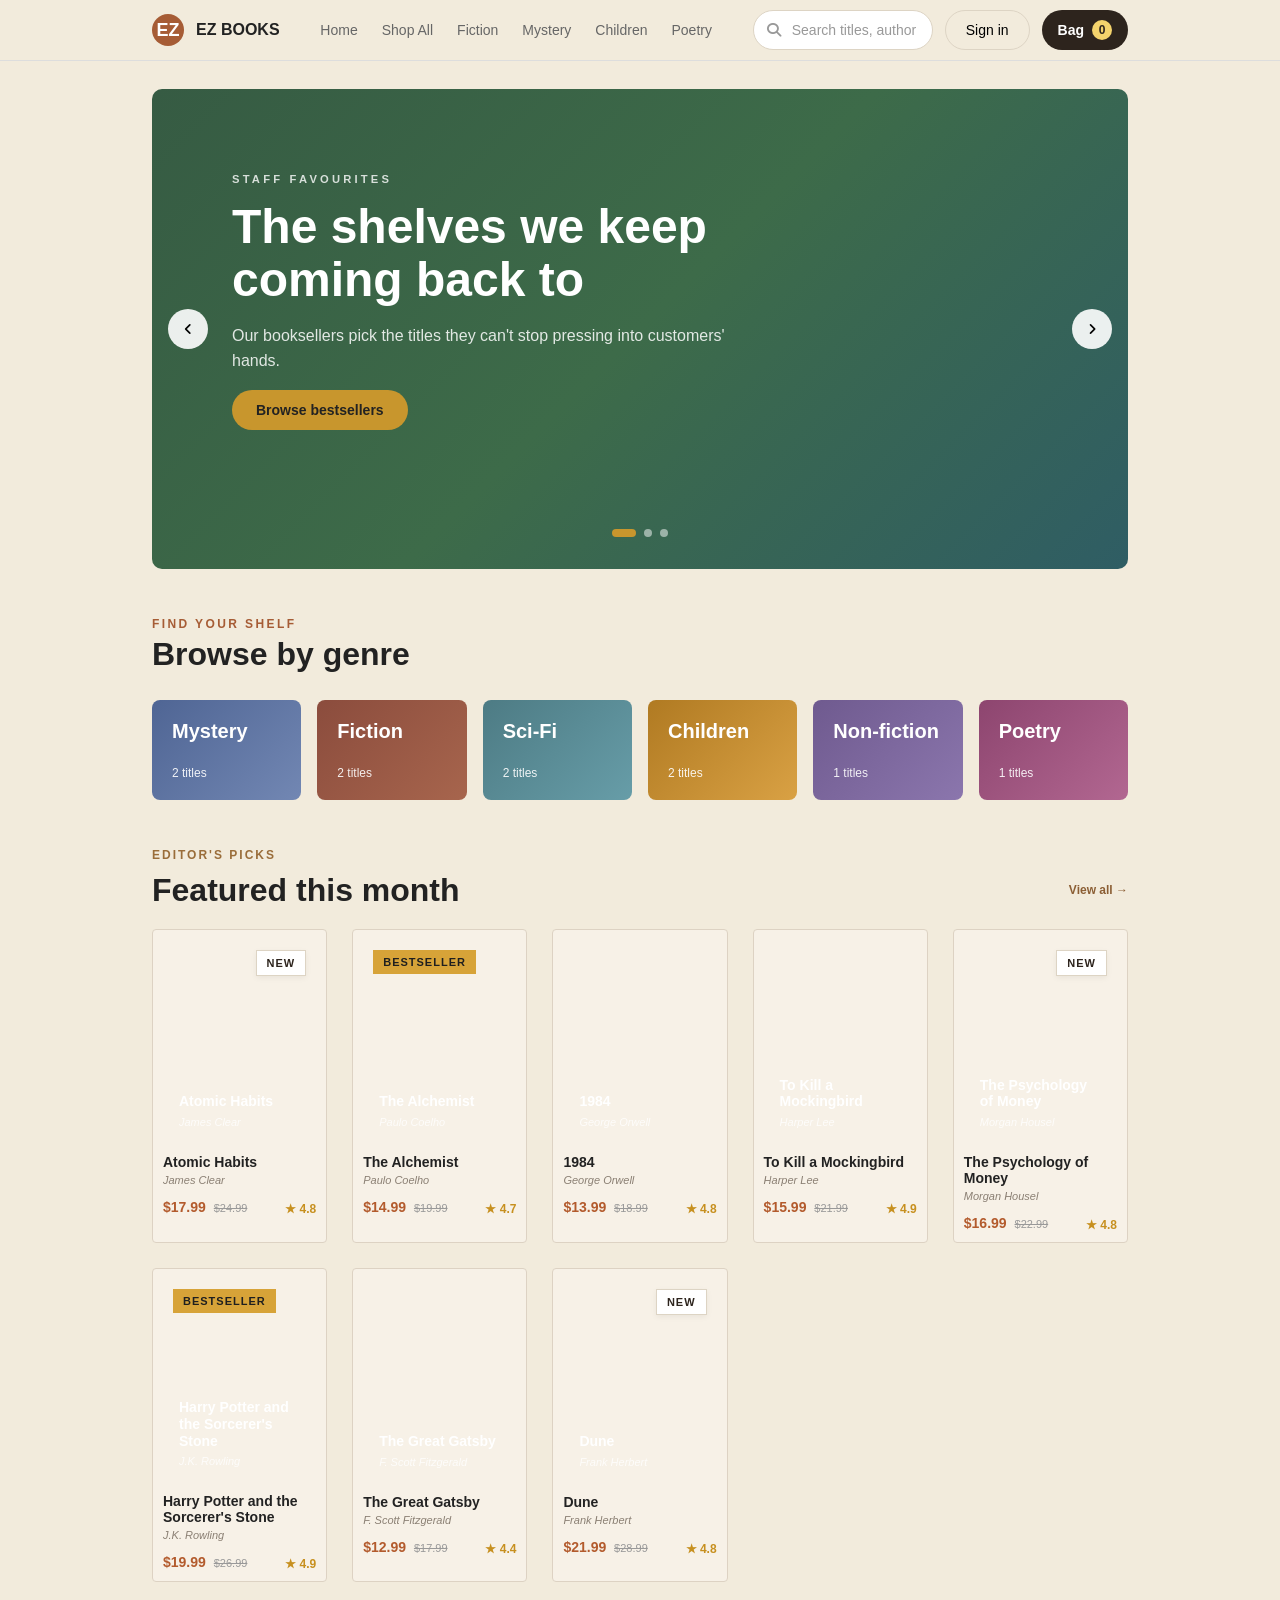
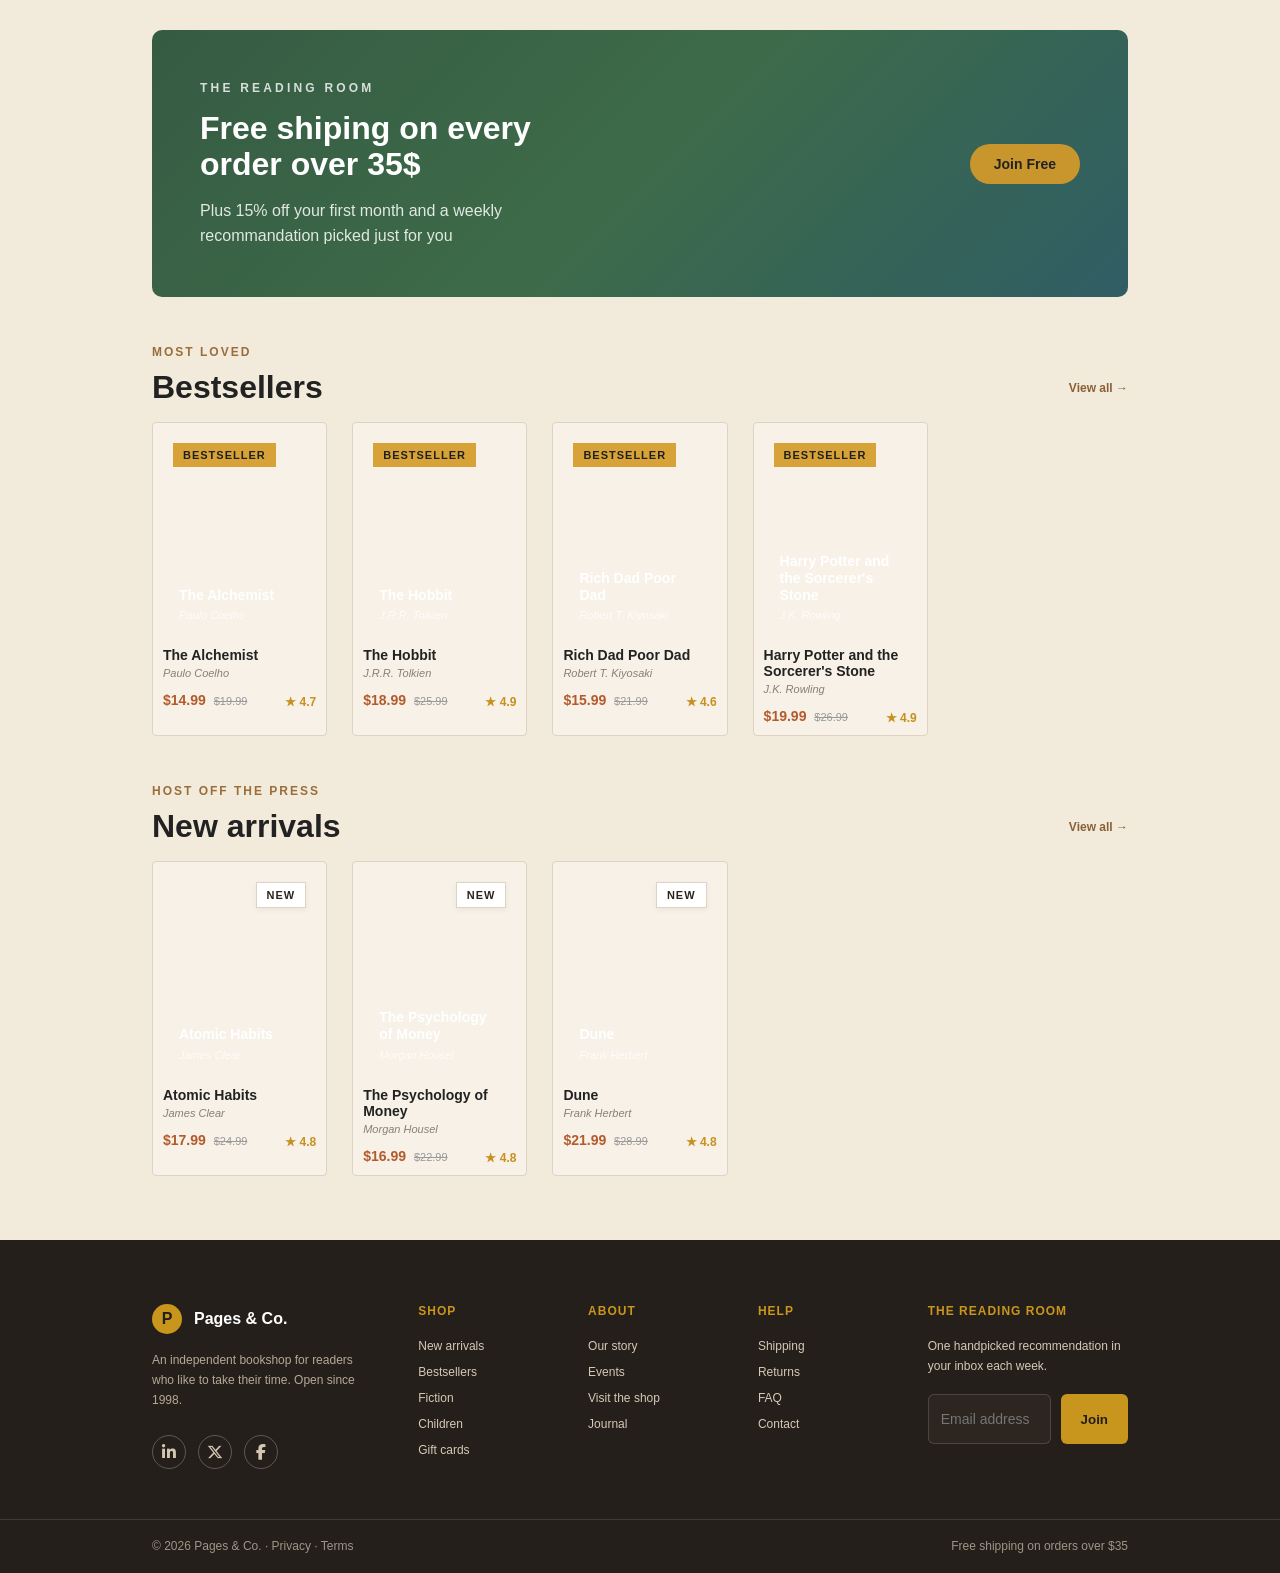
<file: index.html>
<!DOCTYPE html>
<html lang="en">

<head>
    <meta charset="UTF-8">
    <meta name="viewport" content="width=device-width, initial-scale=1.0">
    <title>Book Store EZ Game</title>
    <link rel="stylesheet" href="/css/base/global.css">
    <link rel="stylesheet" href="/css/base/reset.css">
    <link rel="stylesheet" href="/css/base/variables.css">
    <link rel="stylesheet" href="css/components/navbar.css">
    <link rel="stylesheet" href="css/pages/home.css">
    <link rel="stylesheet" href="/css/components/modal.css">
    <link rel="stylesheet" href="https://cdnjs.cloudflare.com/ajax/libs/font-awesome/6.7.2/css/all.min.css">
    <link rel="stylesheet" href="css/components/footer.css">
    <link rel="stylesheet" href="/css/components/book-card.css">

</head>

<body>
    <!-- header -->
    <header class="header">
        <div class="container">
            <!-- Logo -->
            <a href="/index.html" class="logo">
                <div class="logo-icon">EZ</div>
                <span>EZ BOOKS</span>
            </a>

            <button class="nav-toggle" type="button" aria-label="Open menu" aria-expanded="false"
                aria-controls="primary-nav">
                <i class="fa-solid fa-bars"></i>
            </button>

            <!-- Navigation -->
            <nav class="nav" id="primary-nav">
                <a href="/index.html">Home</a>
                <a href="/pages/books.html">Shop All</a>
                <a href="/pages/books.html?genre=fiction">Fiction</a>
                <a href="/pages/books.html?genre=mystery">Mystery</a>
                <a href="/pages/books.html?genre=children">Children</a>
                <a href="/pages/books.html?genre=poetry">Poetry</a>
            </nav>

            <!-- Right Side -->
            <div class="header-actions">
                <div class="search-box">
                    <i class="fa-solid fa-magnifying-glass"></i>
                    <input type="text" placeholder="Search titles, authors..." />
                </div>

                <button class="btn-signin">
                    Sign in
                </button>

                <a href="/pages/checkout.html" class="btn-cart">
                    Bag
                    <span class="cart-count">0</span>
                </a>
            </div>
        </div>
    </header>
    <!-- main -->
    <main>
        <!-- hero -->
        <section class="hero">
            <div class="container">
                <div class="hero-slider">

                    <button class="hero-slider__prev">
                        <i class="fa-solid fa-angle-left"></i>
                    </button>

                    <div id="heroContent"></div>

                    <button class="hero-slider__next">
                        <i class="fa-solid fa-angle-right"></i>
                    </button>

                    <div class="hero-pagination" id="heroPagination"></div>

                </div>

            </div>
        </section>

        <!-- genres -->
        <section class="genres">
            <div class="container">

                <span class="genres-subtitle">
                    FIND YOUR SHELF
                </span>

                <h2 class="genres-title">
                    Browse by genre
                </h2>

                <div class="genres-grid" id="genresGrid">



                </div>

            </div>
        </section>
        <!-- feature -->
        <section class="featured-books">
            <div class="container">

                <div class="featured-header">
                    <span class="featured-subtitle">
                        EDITOR'S PICKS
                    </span>
                    <div class="featured-view">


                        <h2 class="featured-title">
                            Featured this month
                        </h2>

                        <a href="/pages/books.html" class="featured-link">
                            View all →
                        </a>
                    </div>

                </div>

                <div class="featured-grid" id="featuredGrid">
                    <!-- THEM DANH SACH BOOK LA FEATURED CUA THANG -->
                </div>

            </div>
        </section>

        <!-- promotion -->
        <section class="promotion">
            <div class="container">
                <div class="promotion-slider">
                    <!-- Content -->
                    <div class="promotion-content">
                        <span class="promotion-subtitle">
                            THE READING ROOM
                        </span>
                        <h1 class="promotion-title">
                            Free shiping on every order over 35$
                        </h1>

                        <p class="promotion-description">
                            Plus 15% off your first month and a weekly recommandation picked just for you
                        </p>
                    </div>
                    <a href="/pages/books.html" class="promotion-btn">
                        Join Free
                    </a>
                </div>

            </div>
        </section>
        <!-- Bestseller -->
        <section class="bestsellers">
            <div class="container">

                <div class="bestsellers-header">
                    <span class="bestsellers-subtitle">
                        MOST LOVED
                    </span>
                    <div class="bestsellers-view">


                        <h2 class="bestsellers-title">
                            Bestsellers
                        </h2>

                        <a href="/pages/books.html" class="bestsellers-link">
                            View all →
                        </a>
                    </div>

                </div>

                <div class="bestsellers-grid" id="bestsellersGrid">





                </div>

            </div>
        </section>

        <!-- New Arrivals -->

        <section class="arrivals">
            <div class="container">

                <div class="arrivals-header">
                    <span class="arrivals-subtitle">
                        HOST OFF THE PRESS
                    </span>
                    <div class="arrivals-view">


                        <h2 class="arrivals-title">
                            New arrivals
                        </h2>

                        <a href="/pages/books.html" class="arrivals-link">
                            View all →
                        </a>
                    </div>

                </div>
                <!-- SAN PHAM MOI -->
                <div class="arrivals-grid" id="arrivalsGrid">
                </div>

            </div>
        </section>

    </main>

    <!-- footer -->

    <footer class="footer">
        <div class="container">
            <div class="footer-container">

                <!-- LOGO -->
                <div>
                    <div class="footer-logo">
                        <div class="logo-circle">P</div>
                        <div class="brand">Pages & Co.</div>
                    </div>

                    <p class="footer-about">
                        An independent bookshop for readers who like to take their time.
                        Open since 1998.
                    </p>

                    <div class="socials">
                        <a href="https://www.linkedin.com" target="_blank" rel="noopener noreferrer"><i
                                class="fab fa-linkedin-in"></i></a>
                        <a href="https://x.com" target="_blank" rel="noopener noreferrer"><i
                                class="fa-brands fa-x-twitter"></i></a>
                        <a href="https://www.facebook.com" target="_blank" rel="noopener noreferrer"><i
                                class="fab fa-facebook-f"></i></a>
                    </div>
                </div>

                <!-- SHOP -->
                <div>
                    <h4 class="footer-title">Shop</h4>
                    <ul class="footer-links">
                        <li><a href="/pages/books.html?sort=new">New arrivals</a></li>
                        <li><a href="/pages/books.html?sort=bestsellers">Bestsellers</a></li>
                        <li><a href="/pages/books.html?genre=fiction">Fiction</a></li>
                        <li><a href="/pages/books.html?genre=children">Children</a></li>
                        <li><a href="/pages/books.html">Gift cards</a></li>
                    </ul>
                </div>

                <!-- ABOUT -->
                <div>
                    <h4 class="footer-title">About</h4>
                    <ul class="footer-links">
                        <li><a href="/index.html">Our story</a></li>
                        <li><a href="/index.html">Events</a></li>
                        <li><a href="/index.html">Visit the shop</a></li>
                        <li><a href="/index.html">Journal</a></li>
                    </ul>
                </div>

                <!-- HELP -->
                <div>
                    <h4 class="footer-title">Help</h4>
                    <ul class="footer-links">
                        <li><a href="/pages/checkout.html">Shipping</a></li>
                        <li><a href="/pages/checkout.html">Returns</a></li>
                        <li><a href="/index.html">FAQ</a></li>
                        <li><a href="/index.html">Contact</a></li>
                    </ul>
                </div>

                <!-- READING ROOM -->
                <div>
                    <h4 class="footer-title">The Reading Room</h4>
                    <p class="newsletter-text">
                        One handpicked recommendation in your inbox each week.
                    </p>

                    <form class="newsletter-form">
                        <input type="email" placeholder="Email address">
                        <button>Join</button>
                    </form>
                </div>

            </div>

            <!-- BOTTOM FOOTER -->
            <div class="footer-bottom">
                <div>
                    © 2026 Pages & Co. ·
                    <a href="/index.html">Privacy</a> ·
                    <a href="/index.html">Terms</a>
                </div>
                <div class="devide"></div>
                <div>
                    Free shipping on orders over $35
                </div>
            </div>
        </div>

    </footer>


    <!--modal form login -->
    <div class="overlay" id="loginModal">
        <div class="modal">
            <button class="close-btn">
                <i class="fa-solid fa-xmark"></i>
            </button>

            <div class="avatar">
                P
            </div>

            <h1>Welcome back</h1>
            <p class="subtitle">
                Sign in to access your bag, orders and wishlist.
            </p>

            <form  id="loginForm">
                <div class="form-group">
                    <label>EMAIL</label>
                    <input type="text" id="email" placeholder="you@example.com">
                </div>

                <div class="form-group">
                    <label>PASSWORD</label>
                    <input type="password" id="password" placeholder="••••••••">
                </div>

                <button type="submit" class="signin-btn">
                    Sign in
                </button>
            </form>

            <p class="register">
                New here?
                <a href="#">Create an account</a>
            </p>
        </div>
    </div>



    <!-- script -->
    <script src="/js/cart.js"></script>
    <script src="/js/main.js"></script>
    <script src="/js/navbar.js"></script>
    <script src="/js/components/hero.js"></script>
    <script src="/js/components/modal.js"></script>
</body>

</html>
</file>
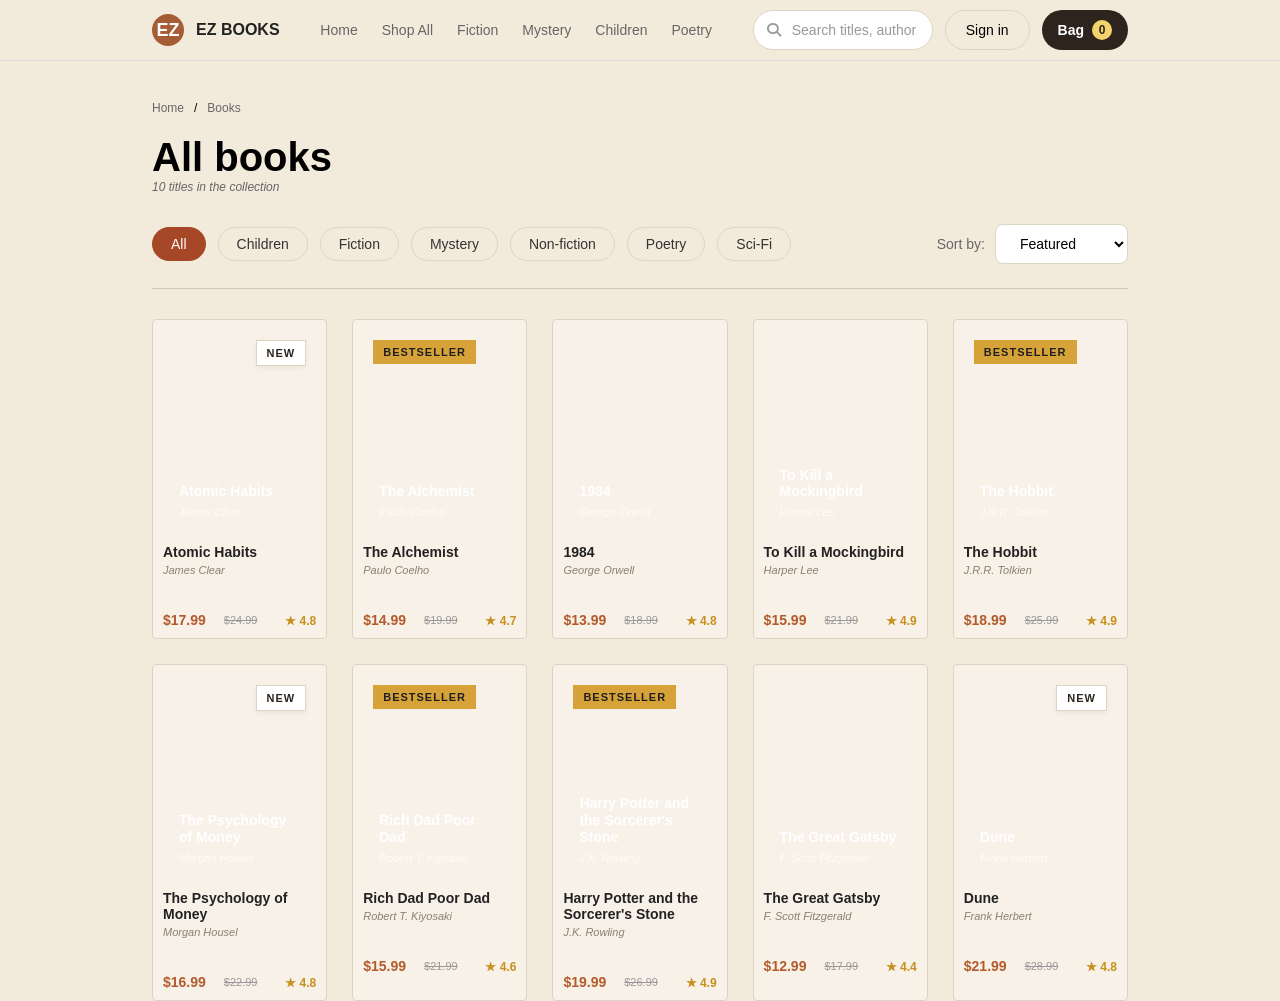
<file: pages/books.html>
<!DOCTYPE html>
<html lang="en">

<head>
    <meta charset="UTF-8">
    <meta name="viewport" content="width=device-width, initial-scale=1.0">
    <title>All Book</title>
    <link rel="stylesheet" href="/css/base/global.css">
    <link rel="stylesheet" href="/css/base/reset.css">
    <link rel="stylesheet" href="/css/base/variables.css">
    <link rel="stylesheet" href="/css/components/navbar.css">
    <link rel="stylesheet" href="/css/pages/detail.css">
    <link rel="stylesheet" href="/css/components/book-card.css">
    <link rel="stylesheet" href="/css/components/footer.css">
    <link rel="stylesheet" href="/css/pages/books.css">
    <link rel="stylesheet" href="https://cdnjs.cloudflare.com/ajax/libs/font-awesome/6.7.2/css/all.min.css">
</head>

<body>

    <!-- Header -->

    <header class="header">
        <div class="container">
            <!-- Logo -->
            <a href="/index.html" class="logo">
                <div class="logo-icon">EZ</div>
                <span>EZ BOOKS</span>
            </a>

            <button class="nav-toggle" type="button" aria-label="Open menu" aria-expanded="false"
                aria-controls="primary-nav">
                <i class="fa-solid fa-bars"></i>
            </button>

            <!-- Navigation -->
            <nav class="nav" id="primary-nav">
                <a href="/index.html">Home</a>
                <a href="/pages/books.html">Shop All</a>
                <a href="/pages/books.html?genre=fiction">Fiction</a>
                <a href="/pages/books.html?genre=mystery">Mystery</a>
                <a href="/pages/books.html?genre=children">Children</a>
                <a href="/pages/books.html?genre=poetry">Poetry</a>
            </nav>

            <!-- Right Side -->
            <div class="header-actions">
                <div class="search-box">
                    <i class="fa-solid fa-magnifying-glass"></i>
                    <input type="text" placeholder="Search titles, authors..." />
                </div>

                <button class="btn-signin">
                    Sign in
                </button>

                <a href="/pages/checkout.html" class="btn-cart">
                    Bag
                    <span class="cart-count">0</span>
                </a>
            </div>
        </div>
    </header>

    <main>
        <section class="books">
            <div class="container">
                <!-- Breadcrumb -->
                <div class="breadcrumb">
                    <a href="/index.html">Home</a>
                    <span>/</span>
                    <a href="/pages/books.html">Books</a>

                </div>

                <h1 class="title">All books</h1>
                <p class="title-bottom" id="collectionCount"></p>

                <div class="book-filter">
                    <ul class="option-title" id="categoryFilter">
                        
                    </ul>

                    <form class="sort-form">
                        <label for="cars">Sort by:</label>
                        <select id="sortBooks">
                            <option value="featured">Featured</option>
                            <option value="bestsellers">
                               Bestseller
                            </option>
                            <option value="new">
                                New Books
                            </option>
                            <option value="rating">
                                Top Rated
                            </option>
                        </select>
                    </form>
                </div>

                <div class="books-grid" id="booksGrid">
                    <!-- lay danh sach book và sẽ thay doi theo các sellect như all, fiction, mystery,... -->

                </div>
            </div>



        </section>
    </main>
    <script src="/js/cart.js"></script>
    <script src="/js/navbar.js"></script>
    <script src="/js/main.js"></script>
    <script src="/js/books.js"></script>
</body>

</html>
</file>
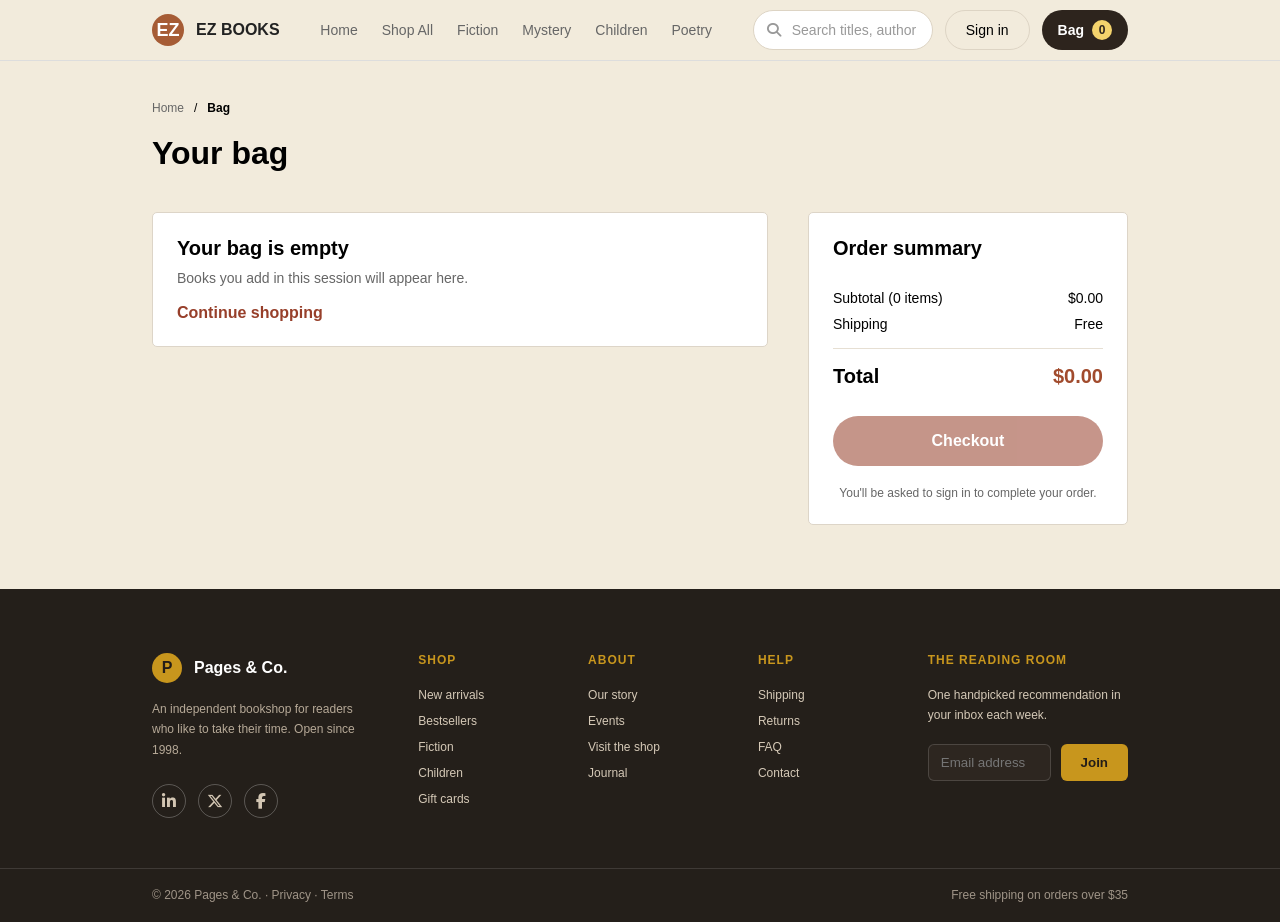
<file: pages/checkout.html>
<!DOCTYPE html>
<html lang="en">

<head>
    <meta charset="UTF-8">
    <meta name="viewport" content="width=device-width, initial-scale=1.0">
    <title>Checkout</title>
    <link rel="stylesheet" href="/css/base/global.css">
    <link rel="stylesheet" href="/css/base/reset.css">
    <link rel="stylesheet" href="/css/base/variables.css">
    <link rel="stylesheet" href="/css/pages/checkout.css">
    <link rel="stylesheet" href="/css/components/navbar.css">
    <link rel="stylesheet" href="/css/components/breadcrum.css">
    <link rel="stylesheet" href="/css/components/footer.css">
    <link rel="stylesheet" href="https://cdnjs.cloudflare.com/ajax/libs/font-awesome/6.7.2/css/all.min.css">
</head>

<body>
    <!-- Header -->

    <header class="header">
        <div class="container">
            <!-- Logo -->
            <a href="/index.html" class="logo">
                <div class="logo-icon">EZ</div>
                <span>EZ BOOKS</span>
            </a>

            <button class="nav-toggle" type="button" aria-label="Open menu" aria-expanded="false"
                aria-controls="primary-nav">
                <i class="fa-solid fa-bars"></i>
            </button>

            <nav class="nav" id="primary-nav">
                <a href="/index.html">Home</a>
                <a href="/pages/books.html">Shop All</a>
                <a href="/pages/books.html?genre=fiction">Fiction</a>
                <a href="/pages/books.html?genre=mystery">Mystery</a>
                <a href="/pages/books.html?genre=children">Children</a>
                <a href="/pages/books.html?genre=poetry">Poetry</a>
            </nav>


            <div class="header-actions">
                <div class="search-box">
                    <i class="fa-solid fa-magnifying-glass"></i>
                    <input type="text" placeholder="Search titles, authors..." />
                </div>

                <button class="btn-signin">
                    Sign in
                </button>

                <a href="/pages/checkout.html" class="btn-cart">
                    Bag
                    <span class="cart-count">0</span>
                </a>
            </div>
        </div>
    </header>

    <main>
        <div class="container">
            <!-- Breadcrumb -->
            <div class="breadcrumb">
                <a href="/index.html">Home</a>
                <span>/</span>
                <p>Bag</p>

            </div>
            <h1 class="title">Your bag</h1>

            <div class="cart-grid">
                <!-- Cart -->
                <div class="cart-section">
                    
                </div>

    
                <div class="summary">
                   
                </div>
            </div>

        </div>

    </main>

    <!-- footer -->

    <footer class="footer">
        <div class="container">
            <div class="footer-container">

                <!-- LOGO -->
                <div>
                    <div class="footer-logo">
                        <div class="logo-circle">P</div>
                        <div class="brand">Pages & Co.</div>
                    </div>

                    <p class="footer-about">
                        An independent bookshop for readers who like to take their time.
                        Open since 1998.
                    </p>

                    <div class="socials">
                        <a href="https://www.linkedin.com" target="_blank" rel="noopener noreferrer"><i class="fab fa-linkedin-in"></i></a>
                        <a href="https://x.com" target="_blank" rel="noopener noreferrer"><i class="fa-brands fa-x-twitter"></i></a>
                        <a href="https://www.facebook.com" target="_blank" rel="noopener noreferrer"><i class="fab fa-facebook-f"></i></a>
                    </div>
                </div>

                <!-- SHOP -->
                <div>
                    <h4 class="footer-title">Shop</h4>
                    <ul class="footer-links">
                        <li><a href="/pages/books.html?sort=new">New arrivals</a></li>
                        <li><a href="/pages/books.html?sort=bestsellers">Bestsellers</a></li>
                        <li><a href="/pages/books.html?genre=fiction">Fiction</a></li>
                        <li><a href="/pages/books.html?genre=children">Children</a></li>
                        <li><a href="/pages/books.html">Gift cards</a></li>
                    </ul>
                </div>

                <!-- ABOUT -->
                <div>
                    <h4 class="footer-title">About</h4>
                    <ul class="footer-links">
                        <li><a href="/index.html">Our story</a></li>
                        <li><a href="/index.html">Events</a></li>
                        <li><a href="/index.html">Visit the shop</a></li>
                        <li><a href="/index.html">Journal</a></li>
                    </ul>
                </div>

                <!-- HELP -->
                <div>
                    <h4 class="footer-title">Help</h4>
                    <ul class="footer-links">
                        <li><a href="/pages/checkout.html">Shipping</a></li>
                        <li><a href="/pages/checkout.html">Returns</a></li>
                        <li><a href="/index.html">FAQ</a></li>
                        <li><a href="/index.html">Contact</a></li>
                    </ul>
                </div>

                <!-- READING ROOM -->
                <div>
                    <h4 class="footer-title">The Reading Room</h4>
                    <p class="newsletter-text">
                        One handpicked recommendation in your inbox each week.
                    </p>

                    <form class="newsletter-form">
                        <input type="email" placeholder="Email address">
                        <button>Join</button>
                    </form>
                </div>

            </div>

            <!-- BOTTOM FOOTER -->
            <div class="footer-bottom">
                <div>
                    © 2026 Pages & Co. ·
                    <a href="/index.html">Privacy</a> ·
                    <a href="/index.html">Terms</a>
                </div>
                <div class="devide"></div>
                <div>
                    Free shipping on orders over $35
                </div>
            </div>
        </div>

    </footer>
    <script src="/js/cart.js"></script>
    <script src="/js/navbar.js"></script>
    <script src="/js/checkout.js"></script>
</body>

</html>
</file>
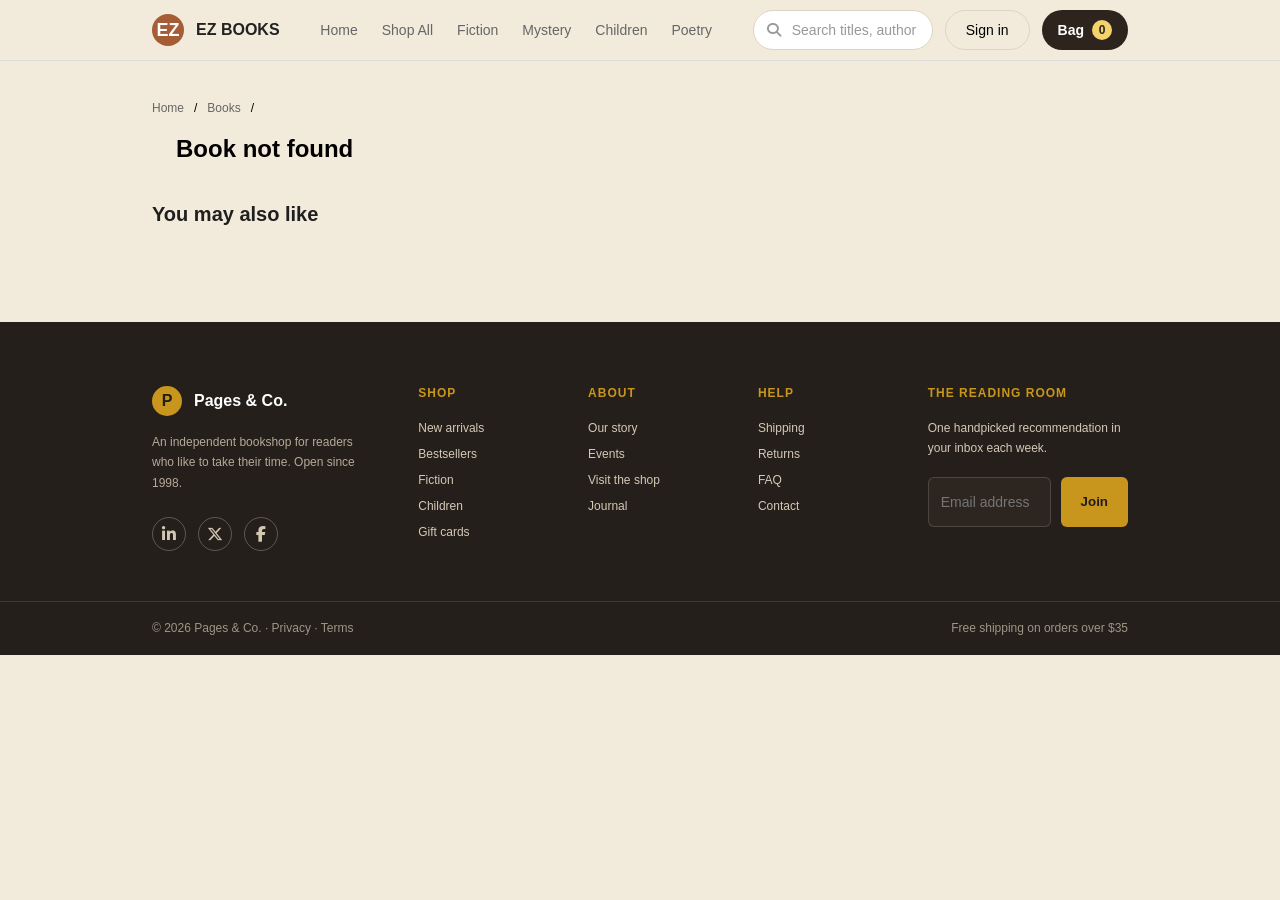
<file: pages/detail.html>
<!DOCTYPE html>
<html lang="en">

<head>
    <meta charset="UTF-8">
    <meta name="viewport" content="width=device-width, initial-scale=1.0">
    <title>Book Detail</title>
    <link rel="stylesheet" href="/css/pages/detail.css">
    <link rel="stylesheet" href="/css/base/global.css">
    <link rel="stylesheet" href="/css/base/reset.css">
    <link rel="stylesheet" href="/css/base/variables.css">
    <link rel="stylesheet" href="/css/components/navbar.css">
    <link rel="stylesheet" href="/css/components/breadcrum.css">
    <link rel="stylesheet" href="/css/components/book-card.css">
    <link rel="stylesheet" href="/css/components/footer.css">
    <link rel="stylesheet" href="/css/components/modal.css">
    <link rel="stylesheet" href="https://cdnjs.cloudflare.com/ajax/libs/font-awesome/6.7.2/css/all.min.css">


</head>

<body>
    <!-- Header -->
  
    <header class="header">
        <div class="container">
            <!-- Logo -->
            <a href="/index.html" class="logo">
                <div class="logo-icon">EZ</div>
                <span>EZ BOOKS</span>
            </a>

            <button class="nav-toggle" type="button" aria-label="Open menu" aria-expanded="false"
                aria-controls="primary-nav">
                <i class="fa-solid fa-bars"></i>
            </button>

            <!-- Navigation -->
            <nav class="nav" id="primary-nav">
                <a href="/index.html">Home</a>
                <a href="/pages/books.html">Shop All</a>
                <a href="/pages/books.html?genre=fiction">Fiction</a>
                <a href="/pages/books.html?genre=mystery">Mystery</a>
                <a href="/pages/books.html?genre=children">Children</a>
                <a href="/pages/books.html?genre=poetry">Poetry</a>
            </nav>

            <!-- Right Side -->
            <div class="header-actions">
                <div class="search-box">
                    <i class="fa-solid fa-magnifying-glass"></i>
                    <input type="text" placeholder="Search titles, authors..." />
                </div>

                <button class="btn-signin">
                    Sign in
                </button>

                <a href="/pages/checkout.html" class="btn-cart">
                    Bag
                    <span class="cart-count">0</span>
                </a>
            </div>
        </div>
    </header>

    <main>
        <section class="book-detail">
            <div class="container">
    
                <!-- Breadcrumb -->
                <div class="breadcrumb">
                    <a href="/index.html">Home</a>
                    <span>/</span>
                    <a href="/pages/books.html">Books</a>
                    <span>/</span>
                    <p></p>
                </div>
<!--     
                <div class="product-layout">
    
         
                    <div class="book-cover-detail">
                        <div class="cover-detail">
                            <div class="cover-content">
                                <h3>The Lighthouse Keeper</h3>
                                <p>Mara Ellison</p>
                            </div>
                        </div>
                    </div>
    
                    <div class="book-info-detail">
    
                        <span class="category">FICTION</span>
    
                        <h1>The Lighthouse Keeper</h1>
    
                        <p class="author-detail">
                            by <em>Mara Ellison</em>
                        </p>
    
                        <div class="meta-detail">
                            <span><i class="fa-solid fa-star"></i> 4.6</span>
                            <span>312 pages</span>
                            <span>2023</span>
                        </div>
    
                        <div class="price">
                            <span class="current">$18.00</span>
                            <span class="old">$24.00</span>
                        </div>
    
                        <p class="description-detail">
                            A widowed keeper and a runaway girl share a winter on a
                            remote island, learning what it means to keep a light
                            burning for someone else.
                        </p>
    
                        <div class="actions">
                            <a href="/pages/checkout.html" class="btn-cart-buy">
                                Add to bag — $18.00
                            </a>
    
                            <button class="btn-wishlist">
                                <i class="fa-regular fa-heart"></i>
                                Wishlist
                            </button>
                        </div>
    
                        <div class="book-specs">
    
                            <div class="spec">
                                <span>FORMAT</span>
                                <p>Paperback</p>
                            </div>
    
                            <div class="spec">
                                <span>PAGES</span>
                                <p>312</p>
                            </div>
    
                            <div class="spec">
                                <span>PUBLISHED</span>
                                <p>2023</p>
                            </div>
    
                            <div class="spec">
                                <span>PUBLISHER</span>
                                <p>Harbor & Vale</p>
                            </div>
    
                            <div class="spec">
                                <span>LANGUAGE</span>
                                <p>English</p>
                            </div>
    
                            <div class="spec">
                                <span>ISBN</span>
                                <p>978-1-23456-001-2</p>
                            </div>
    
                        </div>
    
                    </div>
    
                </div> -->

                <div id="productDetail">
                    <!-- render sach detail -->
                </div>
    
            </div>
        </section>
    <!-- san pham tuong tu -->
        <section class="relative">
            <div class="container">
                <h1>You may also like</h1>
    
                <div class="relative-grid" id="relativeGrid">
    
                </div>
    
            </div>
        </section>
    </main>


    <!-- footer -->

    <footer class="footer">
        <div class="container">
            <div class="footer-container">

                <!-- LOGO -->
                <div>
                    <div class="footer-logo">
                        <div class="logo-circle">P</div>
                        <div class="brand">Pages & Co.</div>
                    </div>

                    <p class="footer-about">
                        An independent bookshop for readers who like to take their time.
                        Open since 1998.
                    </p>

                    <div class="socials">
                        <a href="https://www.linkedin.com" target="_blank" rel="noopener noreferrer"><i class="fab fa-linkedin-in"></i></a>
                        <a href="https://x.com" target="_blank" rel="noopener noreferrer"><i class="fa-brands fa-x-twitter"></i></a>
                        <a href="https://www.facebook.com" target="_blank" rel="noopener noreferrer"><i class="fab fa-facebook-f"></i></a>
                    </div>
                </div>

                <!-- SHOP -->
                <div>
                    <h4 class="footer-title">Shop</h4>
                    <ul class="footer-links">
                        <li><a href="/pages/books.html?sort=new">New arrivals</a></li>
                        <li><a href="/pages/books.html?sort=bestsellers">Bestsellers</a></li>
                        <li><a href="/pages/books.html?genre=fiction">Fiction</a></li>
                        <li><a href="/pages/books.html?genre=children">Children</a></li>
                        <li><a href="/pages/books.html">Gift cards</a></li>
                    </ul>
                </div>

                <!-- ABOUT -->
                <div>
                    <h4 class="footer-title">About</h4>
                    <ul class="footer-links">
                        <li><a href="/index.html">Our story</a></li>
                        <li><a href="/index.html">Events</a></li>
                        <li><a href="/index.html">Visit the shop</a></li>
                        <li><a href="/index.html">Journal</a></li>
                    </ul>
                </div>

                <!-- HELP -->
                <div>
                    <h4 class="footer-title">Help</h4>
                    <ul class="footer-links">
                        <li><a href="/pages/checkout.html">Shipping</a></li>
                        <li><a href="/pages/checkout.html">Returns</a></li>
                        <li><a href="/index.html">FAQ</a></li>
                        <li><a href="/index.html">Contact</a></li>
                    </ul>
                </div>

                <!-- READING ROOM -->
                <div>
                    <h4 class="footer-title">The Reading Room</h4>
                    <p class="newsletter-text">
                        One handpicked recommendation in your inbox each week.
                    </p>

                    <form class="newsletter-form">
                        <input type="email" placeholder="Email address">
                        <button>Join</button>
                    </form>
                </div>

            </div>

            <!-- BOTTOM FOOTER -->
            <div class="footer-bottom">
                <div>
                    © 2026 Pages & Co. ·
                    <a href="/index.html">Privacy</a> ·
                    <a href="/index.html">Terms</a>
                </div>
                <div class="devide"></div>
                <div>
                    Free shipping on orders over $35
                </div>
            </div>
        </div>

    </footer>

    <!--modal form login -->
    <div class="overlay" id="loginModal">
        <div class="modal">
            <button class="close-btn">
                <i class="fa-solid fa-xmark"></i>
            </button>
        </button>
    
            <div class="avatar">
                P
            </div>
    
            <h1>Welcome back</h1>
            <p class="subtitle">
                Sign in to access your bag, orders and wishlist.
            </p>
    
            <form id="loginForm">
                <div class="form-group">
                    <label>EMAIL</label>
                    <input type="text" id="email" placeholder="you@example.com">
                </div>
    
                <div class="form-group">
                    <label>PASSWORD</label>
                    <input type="password" id="password" placeholder="••••••••">
                </div>
    
                <button type="submit" class="signin-btn">
                    Sign in
                </button>
            </form>
    
            <p class="register">
                New here?
                <a href="#">Create an account</a>
            </p>
        </div>
    </div>


    <script src="/js/cart.js"></script>
    <script src="/js/main.js"></script>
    <script src="/js/detail.js"></script>
    <script src="/js/navbar.js"></script>
    <script src="/js/components/modal.js"></script>

</body>

</html>
</file>
<file: css/base/global.css>
@import url('/css/base/variables.css');
body {
    background: var(--color-bg);
    color: var(--text-primary);
    font-family:Arial, Helvetica, sans-serif;
}

.container {
    width: 100%;
    max-width: var(--container-width);
    margin: 0 auto;
    padding: 0 24px;
}

@media (max-width: 600px) {
    .container {
      padding: 0 16px;
    }
}
</file>
<file: css/base/variables.css>
:root {
    --color-primary: #a65c35;
    --color-secondary: #d7a128;
  
    --color-bg: #f2ebdc;
    --color-surface: #ffffff;
  
    --color-text-primary: #222222;
    --color-text-secondary: #666666;
    --color-text-light: #ffffff;
  
    --color-input-border: #ddd4c4;

    --color-border: #ddd;
    --color-border-dark: #444;
  
    --color-footer-bg: #241f1a;
    --color-footer-text: #d3c6b3;
  
    --color-star: #d7a128;
    --font-family-base: "Poppins", sans-serif;
  
    --font-size-xsm: 0.5rem;
    --font-size-xs: 0.75rem;     /* 12px */
    --font-size-sm: 0.875rem;    /* 14px */
    --font-size-md: 1rem;        /* 16px */
    --font-size-lg: 1.25rem;     /* 20px */
    --font-size-xl: 2rem;        /* 32px */
    --font-size-2xl:1.5rem;
    --font-size-xxl: 3rem;       /* 48px */
    --font-size-4xl: 2.5rem;   
    --font-weight-normal: 400;
    --font-weight-medium: 500;
    --font-weight-bold: 700;
  
    --container-width: 1024px;
    --container-padding: 1rem;
  
    --header-height: 72px;
  
    --space-xs: 0.25rem;   /* 4px */
    --space-sm: 0.5rem;    /* 8px */
    --space-md: 1rem;      /* 16px */
    --space-lg: 1.5rem;    /* 24px */
    --space-xl: 2rem;      /* 32px */
    --space-2xl: 4rem;     /* 64px */

    --gap-md: 1rem;
    --gap-sm: 0.75rem;
  
    --radius-sm: 4px;
    --radius-md: 8px;
    --radius-lg: 12px;
    --radius-full: 999px;
  
    --shadow-sm: 0 2px 6px rgba(0, 0, 0, 0.08);
    --shadow-md: 0 4px 12px rgba(0, 0, 0, 0.12);
  
    --transition-fast: 0.2s ease;
    --transition-normal: 0.3s ease;
  }
</file>
<file: css/components/navbar.css>
@import url('/css/base/variables.css');
.header {
    border-bottom: 1px solid var(--color-border);
}

.header .container {
    height: 60px;
    display: flex;
    align-items: center;
    justify-content: space-between;
}

.logo {
    display: flex;
    align-items: center;
    gap: 12px;
    text-decoration: none;
    flex-shrink: 0;
}

.logo-icon {
    width: 32px;
    height: 32px;
    display: flex;
    align-items: center;
    justify-content: center;
    border-radius: 50%;
    background: var(--color-primary);
    color: white;

    font-size: 18px;
    font-weight: 700;
}

.logo span {
    font-size: 16px;
    font-weight: 700;
    color: var(--color-text-primary);
}

.nav-toggle {
    display: none;
    width: 40px;
    height: 40px;
    align-items: center;
    justify-content: center;
    border: 1px solid var(--color-input-border);
    border-radius: 50%;
    background: white;
    color: var(--color-text-primary);
    font-size: 18px;
    cursor: pointer;
}

.nav {
    display: flex;
    align-items: center;
    justify-content: center;
    gap: 24px;
    margin: 0 32px;
}

.nav a {
    text-decoration: none;
    color: var(--color-text-secondary);
    font-size: 14px;
    font-weight: 500;
    transition: 0.25s;
}

.nav a:hover {
    color: var(--color-text-primary);
}

.header-actions {
    display: flex;
    align-items: center;
    gap: 12px;
    flex-shrink: 0;
}
.search-box {
    position: relative;
    display: flex;
    align-items: center;
}
.search-box input {
    width: 180px;
    height: 40px;
    padding: 0 16px 0 38px; 

    border: 1px solid var(--color-input-border);
    border-radius: 999px;
    background: white;

    font-size: 14px;
    outline: none;
}
.search-box i {
    position: absolute;
    left: 14px;
    color: #999;
    font-size: 14px;
    pointer-events: none;
}

.search-box input::placeholder {
    color: #999;
}

.search-box input:focus {
    border-color: var(--color-primary);
}

.btn-cart {
    height: 40px;
    display: flex;
    align-items: center;
    gap: 8px;
    padding: 0 16px;
    border: none;
    border-radius: 999px;
    background: #2d241d;
    color: white;
    font-size: 14px;
    font-weight: 600;
    text-decoration: none;
    cursor: pointer;
}

.cart-count {
    width: 20px;
    height: 20px;
    display: flex;
    align-items: center;
    justify-content: center;
    border-radius: 50%;
    background: #f4d36c;
    color: #2d241d;
    font-size: 12px;
    font-weight: 700;
}


.btn-signin {
    height: 40px;

    padding: 0 20px;

    border: 1px solid var(--color-input-border);
    border-radius: 999px;

    background: transparent;

    font-size: 14px;
    font-weight: 500;

    cursor: pointer;
}

.btn-cart:hover,
.btn-signin:hover {
    transform: translateY(-1px);
}

@media (max-width: 1024px) {

    .nav {
        gap: 18px;
        margin: 0 20px;
    }

    .search-box input {
        width: 150px;
    }
}


@media (max-width: 768px) {

    .header .container {
        position: relative;
        height: auto;
        padding-top: 12px;
        padding-bottom: 12px;
        flex-wrap: wrap;
        gap: 12px;
    }

    .nav-toggle {
        display: flex;
        margin-left: 0;
        order: 2;
    }

    .nav {
        width: 100%;
        order: 3;
        max-height: 0;
        padding: 0;
        margin: 0;
        overflow: hidden;
        flex-direction: column;
        align-items: stretch;
        gap: 0;
        border: 0;
        border-radius: var(--radius-md);
        background: white;
        box-shadow: var(--shadow-sm);
        transition: max-height 0.3s ease, padding 0.3s ease, border 0.3s ease;
    }

    .header.header--nav-open .nav {
        max-height: 320px;
        padding: 8px;
        border: 1px solid var(--color-border);
    }

    .nav a {
        padding: 12px 14px;
        border-radius: var(--radius-sm);
    }

    .nav a:hover {
        background: #f7f1e7;
    }

    .header-actions {
        order: 1;
        margin-left: auto;
    }

    .search-box input {
        width: 120px;
    }

    .logo span {
        display: none;
    }
}

@media (max-width: 560px) {
    .header-actions {
        width: 100%;
        order: 4;
    }

    .search-box {
        flex: 1;
    }

    .search-box input {
        width: 100%;
    }

    .btn-signin,
    .btn-cart {
        padding: 0 14px;
    }
}

@media (max-width: 420px) {
    .header-actions {
        gap: 8px;
    }

    .btn-signin,
    .btn-cart {
        padding: 0 12px;
        font-size: 13px;
    }
}

@media (max-width: 360px) {
    .header-actions {
        align-items: stretch;
        flex-direction: column;
    }

    .btn-signin,
    .btn-cart {
        justify-content: center;
        width: 100%;
    }
}
</file>
<file: css/pages/home.css>
/* HERO SECTION */
.hero {
    margin-top: 1.75rem;
}

.hero-slider {
    position: relative;
    min-height: 30rem;
    padding: 5rem;
    border-radius: 10px;
    background: linear-gradient(135deg,
            #365b43 0%,
            #3d6b49 50%,
            #2f5d64 100%);

    overflow: hidden;
}

.hero-content {
    max-width: 32rem;
}

.hero-subtitle {
    display: inline-block;
    margin-bottom: 1rem;
    font-size: 0.7rem;
    font-weight: 700;
    letter-spacing: 0.2rem;
    text-transform: uppercase;

    color: rgba(255, 255, 255, 0.8);
}

.hero-title {
    margin-bottom: 1rem;
    font-size: clamp(2rem, 6vw, var(--font-size-xxl));
    line-height: 1.1;
    font-weight: 700;
    color: #fff;
}

.hero-description {
    max-width: 38rem;
    margin-bottom: 1rem;
    font-size: var(--font-size-md);
    line-height: 1.6;
    color: rgba(255, 255, 255, 0.85);
}

/* BUTTON */
.hero-btn {
    display: inline-flex;
    align-items: center;
    justify-content: center;
    padding: 0.75rem 1.5rem;
    border: none;
    border-radius: 999px;
    background: #c8962d;
    color: #222;
    font-size: var(--font-size-sm);
    font-weight: 600;
    text-decoration: none;
    cursor: pointer;
    transition: 0.3s;
}

.hero-btn:hover {
    background: #d7a43a;
}

/* ARROW BUTTONS */
.hero-slider__prev,
.hero-slider__next {
    position: absolute;
    top: 50%;
    width: 40px;
    height: 40px;
    border: none;
    border-radius: 50%;
    background: rgba(255, 255, 255, 0.9);
    transform: translateY(-50%);
    cursor: pointer;
}

.hero-slider__prev {
    left: 1rem;
}

.hero-slider__next {
    right: 1rem;
}

.hero-pagination {
    position: absolute;
    left: 50%;
    bottom: 2rem;
    transform: translateX(-50%);
    display: flex;
    gap: 0.5rem;
}

.hero-dot {
    width: 8px;
    height: 8px;
    border-radius: 50%;

    background: rgba(255, 255, 255, 0.5);
}

.hero-dot--active {
    width: 1.5rem;
    border-radius: 999px;
    background: #c8962d;
}



/* GENRES */

.genres {
    padding: 3rem 0;
}

.genres-subtitle {
    display: block;
    margin-bottom: 0.3rem;
    color: var(--color-primary);
    font-size: var(--font-size-xs);
    font-weight: 700;
    letter-spacing: 0.15rem;
    text-transform: uppercase;
}

.genres-title {
    margin-bottom: 1.7rem;
    font-size: var(--font-size-xl);
    font-weight: 700;
    color: var(--color-text-primary);
}

.genres-grid {
    display: grid;
    grid-template-columns: repeat(auto-fit, minmax(140px, 1fr));
    gap: 1rem;
}

.genre-card {
    min-height: 100px;
    padding: 1.25rem;
    border-radius: var(--radius-md);
    color: #fff;
    text-decoration: none;
    display: flex;
    flex-direction: column;
    justify-content: space-between;
    transition: transform 0.3s ease;
}

.genre-card:hover {
    transform: translateY(-4px);
}

.genre-card h3 {
    font-size: var(--font-size-lg);
    font-weight: 700;
}

.genre-card span {
    font-size: var(--font-size-xs);
    opacity: 0.9;
}

/* Card Colors */

.fiction {
    background: linear-gradient(135deg,
            #8b4c3d,
            #a7654d);
}

.mystery {
    background: linear-gradient(135deg,
            #4f6594,
            #7287b3);
}

.sci-fi {
    background: linear-gradient(135deg,
            #4d7b84,
            #679da8);
}

.poetry {
    background: linear-gradient(135deg,
            #8d456f,
            #b26791);
}

.children {
    background: linear-gradient(135deg,
            #b07a22,
            #d9a144);
}

.non-fiction {
    background: linear-gradient(135deg,
            #6f5a8f,
            #8b76ad);
}

/* FEATURES BOOK */



.featured-header {
    margin-bottom: 20px;
}

.featured-view {
    display: flex;
    justify-content: space-between;
    align-items: center;

}

.featured-subtitle {
    display: block;
    font-size: 12px;
    font-weight: 700;
    letter-spacing: 2px;
    color: #9a6d3a;
    margin-bottom: 10px;
}

.featured-title {
    font-size: var(--font-size-xl);
    font-weight: 700;
    color: #222;
}

.featured-link {
    color: #8b5e34;
    text-decoration: none;
    font-weight: 600;
    font-size: var(--font-size-xs);
}

.featured-grid {
    display: grid;
    grid-template-columns: repeat(auto-fill, minmax(170px, 1fr));
    gap: 25px;
}


/* PROMOTION */

.promotion {
    margin-top: 3rem;
}

.promotion-slider {
    display: flex;
    justify-content: space-between;
    align-items: center;
    position: relative;
    min-height: 15rem;
    gap: 2rem;
    padding: 3rem;
    border-radius: 10px;
    background: linear-gradient(135deg,
            #365b43 0%,
            #3d6b49 50%,
            #2f5d64 100%);
    overflow: hidden;
}

.promotion-content .promotion-subtitle {
    display: inline-block;
    margin-bottom: 1rem;
    font-size: var(--font-size-xs);
    font-weight: 700;
    letter-spacing: 0.2rem;
    text-transform: uppercase;
    color: rgba(255, 255, 255, 0.8);
}

.promotion-content .promotion-title {
    margin-bottom: 1rem;
    font-size: var(--font-size-xl);
    line-height: 1.1;
    font-weight: 700;
    color: #fff;
    max-width: 380px;

}

.promotion-content .promotion-description {
    margin-bottom: 0rem;
    font-size: var(--font-size-md);
    line-height: 1.6;
    color: rgba(255, 255, 255, 0.85);
    max-width: 380px;

}

.promotion-btn {
    display: inline-flex;
    align-items: center;
    justify-content: center;
    flex-shrink: 0;
    height: 40px;
    padding: 0.5rem 1.5rem;
    border: none;
    border-radius: 999px;
    background: #c8962d;
    color: #222;
    font-size: var(--font-size-sm);
    font-weight: 600;
    text-decoration: none;
    cursor: pointer;
    transition: 0.3s;
}

.promotion-btn:hover {
    background: #d7a43a;
}


/* BESTSELLERS */


.bestsellers-header {
    margin-top: 3rem;
    margin-bottom: 1rem;
}

.bestsellers-view {
    display: flex;
    justify-content: space-between;
    align-items: center;

}

.bestsellers-subtitle {
    display: block;
    font-size: 12px;
    font-weight: 700;
    letter-spacing: 2px;
    color: #9a6d3a;
    margin-bottom: 10px;
}

.bestsellers-title {
    font-size: var(--font-size-xl);
    font-weight: 700;
    color: #222;
}

.bestsellers-link {
    color: #8b5e34;
    text-decoration: none;
    font-weight: 600;
    font-size: var(--font-size-xs);
}

.bestsellers-grid {
    display: grid;
    grid-template-columns: repeat(auto-fill, minmax(170px, 1fr));
    gap: 25px;
}



/* ARRIVALS*/


.arrivals-header {
    margin-top: 3rem;
    margin-bottom: 1rem;
}

.arrivals-view {
    display: flex;
    justify-content: space-between;
    align-items: center;

}

.arrivals-subtitle {
    display: block;
    font-size: 12px;
    font-weight: 700;
    letter-spacing: 2px;
    color: #9a6d3a;
    margin-bottom: 10px;
}

.arrivals-title {
    font-size: var(--font-size-xl);
    font-weight: 700;
    color: #222;
}

.arrivals-link {
    color: #8b5e34;
    text-decoration: none;
    font-weight: 600;
    font-size: var(--font-size-xs);
}

.arrivals-grid {
    display: grid;
    grid-template-columns: repeat(auto-fill, minmax(170px, 1fr));
    gap: 25px;
}

/* desktop */
@media (max-width: 1024px) {
.hero-slider {
        min-height: 26rem;
        padding: 4rem 4.25rem;
}
.hero-content {
        max-width: 34rem;
}

.genres-grid {
        grid-template-columns: repeat(3, 1fr);
    }
}

/* tablet */
@media (max-width: 768px) {
    .hero {
        margin-top: 1rem;
    }

    .hero-slider {
        min-height: 24rem;
        padding: 3rem 3.25rem 4.5rem;
    }

    .hero-content {
        max-width: 100%;
    }

    .hero-title,
    .genres-title,
    .featured-title,
    .promotion-content .promotion-title,
    .bestsellers-title,
    .arrivals-title {
        font-size: var(--font-size-2xl);
    }

    .hero-slider__prev,
    .hero-slider__next {
        width: 34px;
        height: 34px;
    }

    .hero-slider__prev {
        left: 0.75rem;
    }

    .hero-slider__next {
        right: 0.75rem;
    }

    .genres {
        padding: 2rem 0;
    }

    .genres-grid {
        grid-template-columns: repeat(2, 1fr);
    }

    .featured-grid,
    .bestsellers-grid,
    .arrivals-grid {
        grid-template-columns: repeat(2, minmax(0, 1fr));
        gap: 1rem;
    }

    .promotion {
        margin-top: 2rem;
    }

    .promotion-slider {
        flex-direction: column;
        align-items: flex-start;
        min-height: auto;
        padding: 2rem;
    }

    .promotion-content .promotion-title,
    .promotion-content .promotion-description {
        max-width: 100%;
    }
}

/* mobile */
@media (max-width: 520px) {
    .hero-slider {
        border-radius: var(--radius-md);
        padding: 2rem 1.25rem 4rem;
    }

    .hero-subtitle,
    .promotion-content .promotion-subtitle {
        letter-spacing: 0.12rem;
    }

    .hero-description,
    .promotion-content .promotion-description {
        font-size: var(--font-size-sm);
    }

    .hero-slider__prev,
    .hero-slider__next {
        top: auto;
        bottom: 1.25rem;
        transform: none;
    }

    .hero-slider__prev {
        left: 1.25rem;
    }

    .hero-slider__next {
        right: 1.25rem;
    }

    .hero-pagination {
        bottom: 1.75rem;
    }

    .genres-grid,
    .featured-grid,
    .bestsellers-grid,
    .arrivals-grid {
        grid-template-columns: repeat(2, minmax(0, 1fr));
    }

    .genre-card {
        min-height: 86px;
    }

    .featured-view,
    .bestsellers-view,
    .arrivals-view {
        align-items: flex-start;
        flex-direction: column;
        gap: 0.4rem;
    }

    .book-cover {
        min-height: 220px;
        height: auto;
    }

    .promotion-slider {
        border-radius: var(--radius-md);
        padding: 1.5rem;
    }

    .promotion-btn,
    .hero-btn {
        width: 100%;
    }
}

@media (max-width: 380px) {
    .featured-grid,
    .bestsellers-grid,
    .arrivals-grid {
        grid-template-columns: 1fr;
    }
}
</file>
<file: css/components/modal.css>
@import url('/css/base/variables.css');
.overlay {
    position: fixed;
    top: 0;
    left: 0;
    width: 100%;
    height: 100%;
    background: rgba(0,0,0,0.6);
    display: none;
    justify-content: center;
    align-items: center;
    z-index: 999999;
}
.overlay.show {
    display: flex;
}
.modal {
    position: relative;
    width: min(420px, 90%);
    background: #f3eee4;
    border-radius: 18px;
    padding: 28px;
    box-shadow: 0 10px 35px rgba(0,0,0,0.15);
}

.close-btn {
    position: absolute;
    top: 25px;
    right: 30px;
    border: none;
    background: none;
    font-size: var(--font-size-xl);
    color: #7a7066;
    cursor: pointer;
}

.avatar {
    width: 40px;
    height: 40px;
    border-radius: 50%;
    background: #9d442f;
    color: white;
    font-size: var(--font-size-md);
    font-weight: 600;
    display: flex;
    align-items: center;
    justify-content: center;
    margin-bottom: 28px;
}

h1 {
    font-size: var(--font-size-lg);
    font-weight: 700;
    color: #1f1f1f;
    margin-bottom: 10px;
}

.subtitle {
    font-size: var(--font-size-sm);
    color: #6f6b66;
    margin-bottom: 20px;
}

.form-group {
    margin-bottom: 20px;
}

label {
    display: block;
    margin-bottom: 8px;
    font-size: var(--font-size-sm);
    font-weight: 700;
    letter-spacing: 2px;
    color: #4f4a45;
}

input {
    width: 100%;
    height: 50px;
    border: 2px solid #d6ccbe;
    border-radius: 10px;
    background: #fff;
    padding: 0 12px;
    font-size: var(--font-size-sm);
    outline: none;
}

input:focus {
    border-color: #9d442f;
}

.signin-btn {
    width: 100%;
    height: 46px;
    border: none;
    border-radius: 40px;
    background: #9d442f;
    color: white;
    font-size: 20px;
    font-weight: 700;
    cursor: pointer;
    margin-top: 12px;
    transition: 0.3s;
}

.signin-btn:hover {
    background: #863824;
}

.register {
    text-align: center;
    margin-top: 28px;
    color: #6f6b66;
    font-size: var(--font-size-sm);
}

.register a {
    color: #9d442f;
    text-decoration: none;
    font-weight: 500;
}

.register a:hover {
    text-decoration: underline;
}
</file>
<file: css/components/footer.css>
@import url('/css/base/variables.css');

.footer{
    overflow: hidden;
    background:var(--color-footer-bg);
    color:#d5c9b7;
    padding: clamp(40px, 6vw, 64px) 0 20px;
    margin-top: 4rem;
}

.footer-container{
    margin:auto;
    display:grid;
    grid-template-columns: minmax(190px, 1.45fr) repeat(3, minmax(96px, .8fr)) minmax(190px, 1.35fr);
    gap: clamp(24px, 4vw, 60px);
    align-items: start;
}

.footer-logo{
    display:flex;
    align-items:center;
    gap:12px;
    margin-bottom:16px;
}

.logo-circle{
    width:30px;
    height:30px;
    border-radius:50%;
    background:#c8961d;
    color:#231d18;
    font-weight:bold;
    display:flex;
    align-items:center;
    justify-content:center;
    font-size: var(--font-size-md);
}

.brand{
    font-size: var(--font-size-md);
    font-weight:700;
    color:#fff;
}

.footer-about{
    max-width:260px;
    line-height:1.7;
    color:#b6a997;
    margin-bottom:24px;
    font-size: var(--font-size-xs);
}

.socials{
    display:flex;
    gap:12px;
}

.socials a{
    width:34px;
    height:34px;
    border:1px solid rgba(255,255,255,.25);
    border-radius:50%;
    display:flex;
    align-items:center;
    justify-content:center;
    color:var(--color-footer-text);
    text-decoration:none;
    transition:.3s;
}

.socials a:hover{
    background:#c8961d;
    border-color:#c8961d;
}

.footer-title{
    color:#c8961d;
    font-size:var(--font-size-xs);
    letter-spacing:1px;
    font-weight:700;
    margin-bottom:18px;
    text-transform:uppercase;
}

.footer-links{
    list-style:none;
}

.footer-links li{
    margin-bottom:8px;
}

.footer-links a{
    text-decoration:none;
    color:#d5c9b7;
    transition:.3s;
    font-size: var(--font-size-xs);
}

.footer-links a:hover{
    color:#c8961d;
}

.newsletter-text{
    line-height:1.7;
    margin-bottom:18px;
    color:#d5c9b7;
    font-size: var(--font-size-xs);
}

.newsletter-form{
    display:flex; 
    gap: 10px;
    max-width: 320px;
}

.newsletter-form input{
    min-width: 0;
    width: 100%;
    padding:10px 12px;
    border:1px solid rgba(255,255,255,.15);
    background:#2d2620;
    color:#fff;
    border-radius:6px;
    outline:none;
}

.newsletter-form button{
    flex: 0 0 auto;
    padding:10px 20px;
    border:none;
    background:#c8961d;
    color:#231d18;
    font-weight:600;
    cursor:pointer;
    border-radius:6px;
}

.footer-bottom{
    position: relative;
    margin-top:50px;
    padding-top:20px;
    display:flex;
    justify-content:space-between;
    align-items:center;
    gap: 16px;
    color:#9f9487;
    font-size:var(--font-size-xs);
}

.footer-bottom::before {
    content: "";
    position: absolute;
    top: 0;
    left: 50%;
    width: 100vw;
    height: 1px;
    background: rgba(255,255,255,.12);
    transform: translateX(-50%);
}

.devide {
    display: none;
}

.footer-bottom a{
    color:#9f9487;
    text-decoration:none;
}


@media(max-width:992px){
    .footer-container{
        grid-template-columns: minmax(0, 1.25fr) repeat(3, minmax(110px, .75fr));
        gap: 36px 28px;
    }

    .footer-container > :last-child {
        grid-column: 1 / -1;
    }

    .newsletter-form {
        max-width: 520px;
    }

    .footer-about {
        max-width: none;
    }
}

@media(max-width:720px){
    .footer-container{
        grid-template-columns: repeat(2, minmax(0, 1fr));
    }

    .footer-container > :first-child,
    .footer-container > :last-child {
        grid-column: 1 / -1;
    }

    .footer-about {
        margin-bottom: 18px;
    }
}

@media(max-width:600px){
    .footer{
        padding:40px 0 24px;
    }

    .footer-container{
        gap:32px 18px;
    }

    .footer-bottom{
        flex-direction:column;
        gap:12px;
        text-align:center;
    }

    .newsletter-form{
        flex-direction:column;
        max-width: none;
    }

    .newsletter-form button{
        width:100%;
    }
}

@media(max-width:420px){

    .footer-container{
        grid-template-columns:1fr;
        gap:30px;
    }

    .footer-container > :first-child,
    .footer-container > :last-child {
        grid-column: auto;
    }

    .footer-title {
        margin-bottom: 12px;
    }

    .footer-links {
        display: grid;
        grid-template-columns: repeat(2, minmax(0, 1fr));
        gap: 8px 16px;
    }

    .footer-links li {
        margin-bottom: 0;
    }
}
</file>
<file: css/components/book-card.css>
.book-card {
    display: block;
    padding: 10px;
    width: 100%;
    background: #f7f1e7;
    border: 1px solid #ddd2c3;
    border-radius: 4px;
    color: inherit;
    text-decoration: none;
    transition: .3s;
}

.book-card:hover {
    transform: translateY(-4px);
}

.book-cover {
    position: relative;
    min-height: 200px;
    aspect-ratio: 3 / 4;

    padding: 16px;
    border-radius: 2px;

    display: flex;
    align-items: flex-end;

    background-position: center;
    background-repeat: no-repeat;
    background-size: contain;
}

.book-badge {
    position: absolute;
    top: 10px;
    left: 10px;

    padding: 4px 10px;

    font-size: 10px;
    font-weight: 700;
    letter-spacing: 1px;

    background: #d7a338;
    color: #1f1f1f;
}
/* ...existing code... */
.book-card {
    position: relative;
}
/* ...existing code... */
.book-badge {
    position: absolute;
    top: 10px;
    left: 10px;

    padding: 4px 10px;

    font-size: 10px;
    font-weight: 700;
    letter-spacing: 1px;

    background: #d7a338;
    color: #1f1f1f;

    white-space: nowrap;
}

.book-badge.bestseller {
    left: 10px;
    right: auto;
    text-align: left;
    padding: 6px 10px;
    font-size: 11px;
    letter-spacing: 1px;
    background: #d7a338; 
    color: #1f1f1f;
}

.book-badge.new {
    left: auto;
    right: 10px;
    top: 10px;
    background: #ffffff;
    color: #2d241d;
    border: 1px solid var(--color-input-border, #ddd4c4);
    padding: 6px 10px;
    font-size: 11px;
    box-shadow: 0 2px 6px rgba(0,0,0,0.06);
}




.book-cover-content h3 {
    margin: 0 0 6px;
    color: white;
    font-size: 14px;
    line-height: 1.2;
    font-weight: 700;
}

.book-cover-content p {
    margin: 0;

    color: rgba(255,255,255,.8);
    font-size: 11px;
    font-style: italic;
}

.book-info {
    padding-top: 10px;
}

.book-info h4 {
    margin: 0 0 4px;

    font-size: 14px;
    font-weight: 700;
    color: #222;
}

.book-info .author {
    margin: 0 0 12px;

    color: #8a7f73;
    font-size: 11px;
    font-style: italic;
}

.book-meta {
    display: flex;
    justify-content: space-between;
    align-items: flex-end;
    gap: 8px;

}

.price {
    min-width: 0;
}

.current-price {
    font-size: 14px;
    font-weight: 700;
    color: #b35b2d;
}

.old-price {
    margin-left: 4px;

    font-size: 11px;
    color: #999;
    text-decoration: line-through;
}

.rating {
    font-size: 12px;
    color: #c7901f;
    font-weight: 600;
    flex-shrink: 0;
}

@media (max-width: 520px) {
    .book-cover {
        min-height: 220px;
    }
}
</file>
<file: css/pages/detail.css>
@import url('/css/base/variables.css');


/* breadcrumb */
.breadcrumb {
    display: flex;
    flex-wrap: wrap;
    gap: 10px;
    margin: 40px 0 20px 0;
    font-size: var(--font-size-xs);
}

.breadcrumb a {
    color: #666;
    text-decoration: none;
}

.breadcrumb p {
    font-weight: 600;
}


.product-layout {
    display: grid;
    grid-template-columns: minmax(280px, 380px) 1fr;
    gap: clamp(28px, 6vw, 60px);
}


.cover-detail {
    width: 100%;
    aspect-ratio: 3/4;
    border-radius: 6px;
    background:
        linear-gradient(
            180deg,
            #315d4c,
            #6b9f7f
        );
    box-shadow: 0 20px 10px rgba(34, 34, 34, 0.12);
    position: relative;
}

.cover-content {
    position: absolute;
    bottom: 30px;
    left: 25px;
    color: white;
}

.cover-content h3 {
    font-size: var(--font-size-lg);
    margin-bottom: 10px;
}

.cover-content p {
    font-size: 20px;
    opacity: .9;
}


.category {
    display: inline-block;
    padding: 8px 16px;
    border: 1px solid #d8c9ad;
    border-radius: 999px;
    font-size: var(--font-size-xs);
    letter-spacing: 2px;
    font-weight: 900;
    color: #9d4b24;
    background-color: var(--color-text-light);
}

.book-info-detail h1 {
    font-size: clamp(2rem, 5vw, var(--font-size-4xl));
    line-height: 1.1;
    margin-top: 20px;
}

.author-detail {
    margin-top: 10px;
    color: #666;
    font-size: var(--font-size-md);
}

.meta-detail {
    display: flex;
    flex-wrap: wrap;
    gap: 24px;
    margin-top: 20px;
    color: #666;
}
.meta-detail span {
    font-size: var(--font-size-xs);
}

.price {
    margin-top: 24px;
    display: flex;
    align-items: center;
    gap: 14px;
}

.current {
    color: #a64727;
    font-size: var(--font-size-sm);
    font-weight: 700;
}

.old {
    color: #888;
    text-decoration: line-through;
    font-size: var(--font-size-md);
}

.description-detail {
    max-width: 700px;
    margin-top: 24px;
    line-height: 1.8;
    font-size: var(--font-size-sm);
}

/* buttons */

.actions {
    display: flex;
    flex-wrap: wrap;
    gap: 16px;
    margin-top: 35px;
}

.btn-cart-buy {
    display: inline-flex;
    align-items: center;
    justify-content: center;
    min-height: 42px;
    border: none;
    padding: 10px 25px;
    border-radius: 999px;
    background: #a64727;
    color: white;
    font-size: var(--font-size-sm);
    font-weight: 600;
    text-decoration: none;
    cursor: pointer;
}

.btn-wishlist {
    display: flex;
    align-items: center;
    justify-content: space-between;
    background: transparent;
    border: 1px solid #d8c9ad;
    padding: 10px 25px;
    border-radius: 999px;
    font-weight:600 ;
    cursor: pointer;
}
.btn-wishlist i {
    margin-right: 4px;
}

/* specs */

.book-specs {
    margin-top: 45px;
    padding-top: 35px;
    border-top: 1px solid #e1d5c1;
    display: grid;
    grid-template-columns: repeat(3,1fr);
    gap: 30px;
}

.spec span {
    display: block;
    margin-bottom: 8px;
    font-size: var(--font-size-xsm);
    letter-spacing: 2px;
    color: #8f8478;
    font-weight: 700;
}

.spec p {
    font-size: var(--font-size-sm);
}

.relative{
    margin: 40px 0;
}
.relative h1 {
    margin-bottom: var(--space-xl);
}
.relative-grid {
    display: grid;
    grid-template-columns: repeat(auto-fill, minmax(170px, 1fr));
    gap: 25px;
}

@media (max-width: 900px) {
    .product-layout {
        grid-template-columns: minmax(220px, 320px) 1fr;
        gap: 32px;
    }
}

@media (max-width: 768px) {
    .breadcrumb {
        margin-top: 28px;
    }

    .product-layout {
        grid-template-columns: 1fr;
    }

    .cover-detail {
        max-width: 360px;
        margin: 0 auto;
    }

    .book-info-detail h1 {
        margin-top: 16px;
    }

    .book-specs {
        grid-template-columns: repeat(2, 1fr);
    }

    .relative-grid {
        grid-template-columns: repeat(2, minmax(0, 1fr));
        gap: 1rem;
    }
}

@media (max-width: 520px) {
    .cover-content {
        bottom: 22px;
        left: 20px;
        right: 20px;
    }

    .cover-content p {
        font-size: var(--font-size-md);
    }

    .actions,
    .btn-cart-buy,
    .btn-wishlist {
        width: 100%;
    }

    .btn-wishlist {
        justify-content: center;
    }

    .book-specs,
    .relative-grid {
        grid-template-columns: 1fr 1fr;
    }
}
</file>
<file: css/pages/books.css>
@import url('/css/base/variables.css');
.title{
    font-size:clamp(2rem, 5vw, var(--font-size-4xl));
}
 .title-bottom {
    font-size:var(--font-size-xs) ;
    font-style: italic;
    color: var(--color-text-secondary);
    
}
.book-filter {
    padding: 30px 0px 24px 0;
    display: flex;
    justify-content: space-between;
    align-items: center;
    gap: 16px;
    border-bottom: 1px solid var(--color-footer-text);
}



.option-title {
    display: flex;
    flex-wrap: wrap;
    gap: 12px;
    list-style: none;
    padding: 0;
    margin: 0;
}

.option-title li {
    border: 1px solid #ddd6c7;
    border-radius: 999px;
    transition: all 0.3s ease;
}

.option-title li a {
    display: block;
    padding: 8px 18px;
    text-decoration: none;
    color: #333;
    font-size: 14px;
    font-weight: 500;
}

.option-title li:hover {
    background: #a64727;
    border-color: #a64727;
}

.option-title li:hover a {
    color: #fff;
}


.option-title li.active {
    background: #a64727;
    border-color: #a64727;
}

.option-title li.active a {
    color: #fff;
}



.sort-form {
    display: flex;
    align-items: center;
    gap: 10px;
    flex-shrink: 0;
}

.sort-form label {
    font-size: 14px;
    color: #666;
}

.sort-form select {
    padding: 10px 20px;
    border: 1px solid #ddd6c7;
    border-radius: 8px;
    background: #fff;
    font-size: 14px;
    cursor: pointer;
    outline: none;
}

.books-grid {
    margin-top: 30px;
    display: grid;
    grid-template-columns: repeat(auto-fill, minmax(170px, 1fr));
    gap: 25px;
}

@media (max-width: 768px) {
    .book-filter {
        align-items: flex-start;
        flex-direction: column;
    }

    .sort-form {
        width: 100%;
        justify-content: space-between;
    }

    .sort-form select {
        min-width: 180px;
    }

    .books-grid {
        grid-template-columns: repeat(2, minmax(0, 1fr));
        gap: 1rem;
    }
}

@media (max-width: 520px) {
    .book-filter {
        padding-top: 22px;
    }

    .option-title {
        width: 100%;
    }

    .option-title li {
        flex: 1;
        text-align: center;
    }

    .option-title li a {
        padding: 8px 12px;
    }

    .sort-form {
        align-items: flex-start;
        flex-direction: column;
    }

    .sort-form select {
        width: 100%;
        min-width: 0;
    }

    .books-grid {
        grid-template-columns: 1fr 1fr;
    }
}
</file>
<file: css/pages/checkout.css>
@import url(/css/base/variables.css);

body {
    min-height: 100vh;
    display: flex;
    flex-direction: column;
}

main {
    flex: 1;
}

.cart-grid{
    display: grid;
    grid-template-columns: minmax(0, 1fr) minmax(280px, 320px);
    gap: 0 40px;
    align-items: start;
    margin-top: 40px;
}

.cart-item {
    background: #fff;
    border: 1px solid #ddd5c8;
    border-radius: 5px;
    padding: var(--space-md);
    display: flex;
    align-items: center;
    justify-content: space-between;
    gap: 16px;
    margin-bottom: 10px;
}

.cart-item .item-cover{
    display: flex;
    min-width: 0;
}

.cart-item .item-buy{
    display: flex;
    align-items: center;
    gap: 16px;
    flex-shrink: 0;
}

.book-cover {
    width: 60px;
    height: 90px;
    border-radius: 4px;
    background: linear-gradient(135deg,
            #395f4d,
            #6d9a7f);
    background-position: center;
    background-size: cover;
    flex-shrink: 0;
}

.book-info {
    margin-left: 24px;
    flex: 1;
    min-width: 0;
}

.book-info h3 {
    font-size: var(--font-size-sm);
    font-weight: 700;
    margin-bottom: 8px;
}

.author {
    color: #666;
    margin-bottom: 12px;
    font-size: var(--font-size-xs);
}

.remove {
    border: 0;
    background: transparent;
    color: #a14b2d;
    cursor: pointer;
    padding: 0;
    text-decoration: none;
    font-weight: 500;
    font-size: var(--font-size-xs);
}

.quantity {
    display: flex;
    align-items: center;
    border: 2px solid #d5c7ab;
    border-radius: 999px;
    overflow: hidden;
}

.quantity button {
    width: 24px;
    height: 24px;
    border: none;
    background: transparent;
    cursor: pointer;
    font-size: var(--font-size-lg);
    color: #333;
}

.quantity span {
    min-width: 36px;
    text-align: center;
    font-weight: 600;
    font-size: var(--font-size-xs);
}

.price {
    font-size: var(--font-size-md);
    font-weight: 700;
    color: #a14b2d;
    min-width: 90px;
    text-align: right;
}

/* Summary */
.summary {
    background: #fff;
    border: 1px solid #ddd5c8;
    border-radius: 5px;
    padding: var(--space-lg);
}

.summary h2 {
    font-size: var(--font-size-lg);
    margin-bottom: 30px;
}

.summary-row {
    display: flex;
    justify-content: space-between;
    margin-bottom: 10px;
    font-size: var(--font-size-sm);
}

.summary hr {
    border: none;
    border-top: 1px solid #e6dfd3;
    margin: 16px 0;
}

.total {
    font-size: var(--font-size-lg);
    font-weight: 700;
    margin-bottom: 28px;
}

.total span:last-child {
    color: #a14b2d;
}

.checkout-btn {
    width: 100%;
    border: none;
    border-radius: var(--radius-full);
    padding: 16px;
    background: #973f2a;
    color: white;
    font-size: var(--font-size-md);
    font-weight: 700;
    cursor: pointer;
    transition: 0.3s;
}

.checkout-btn:hover {
    opacity: 0.9;
}

.checkout-btn:disabled {
    cursor: not-allowed;
    opacity: 0.55;
}

.note {
    margin-top: 20px;
    text-align: center;
    color: #666;
    font-size: var(--font-size-xs);
}

.empty-bag {
    background: #fff;
    border: 1px solid #ddd5c8;
    border-radius: 5px;
    padding: var(--space-lg);
}

.empty-bag h2 {
    font-size: var(--font-size-lg);
    margin-bottom: 10px;
}

.empty-bag p {
    color: #666;
    font-size: var(--font-size-sm);
    margin-bottom: 18px;
}

.empty-bag a {
    color: #973f2a;
    font-weight: 700;
    text-decoration: none;
}

@media (max-width: 900px) {
    .cart-grid {
        grid-template-columns: 1fr;
    }

    .summary {
        max-width: 420px;
        width: 100%;
        justify-self: end;
    }
}

@media (max-width: 640px) {
    .cart-grid {
        margin-top: 28px;
    }

    .cart-item {
        align-items: flex-start;
        flex-direction: column;
    }

    .cart-item .item-cover,
    .cart-item .item-buy {
        width: 100%;
    }

    .cart-item .item-buy {
        justify-content: space-between;
    }

    .book-info {
        margin-left: 16px;
    }

    .summary {
        max-width: none;
    }
}

@media (max-width: 420px) {
    .cart-item .item-cover {
        align-items: flex-start;
    }

    .book-cover {
        width: 52px;
        height: 78px;
    }

    .book-info {
        margin-left: 12px;
    }

    .cart-item .item-buy {
        align-items: flex-start;
        flex-direction: column;
        gap: 12px;
    }

    .price {
        min-width: 0;
        text-align: left;
    }
}
</file>
<file: css/components/breadcrum.css>
.breadcrumb {
    display: flex;
    gap: 10px;
    margin: 40px 0 20px 0;
    font-size: var(--font-size-xs);
}

.breadcrumb a {
    color: #666;
    text-decoration: none;
}

.breadcrumb p {
    font-weight: 600;
}
</file>
